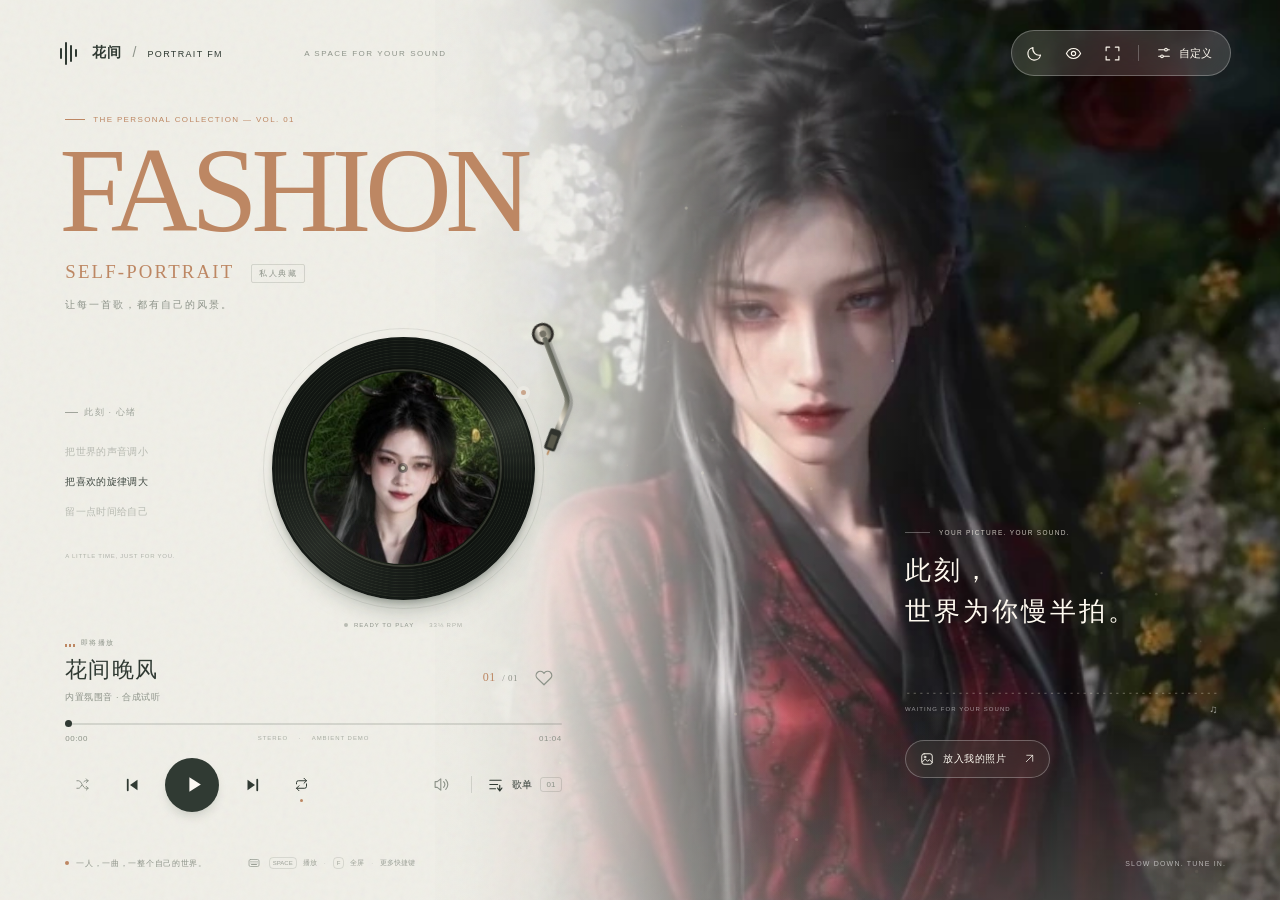
<file: docs/index.html>
<!doctype html>
<html lang="zh-CN">
<head>
  <meta charset="utf-8">
  <meta name="viewport" content="width=device-width,initial-scale=1,viewport-fit=cover">
  <meta name="portrait-fm-release" content="2026.09.18-pages.1">
  <meta name="theme-color" content="#efeee7">
  <meta name="description" content="一张照片，一段只属于你的旋律。可自定义背景、唱片封面和本地歌单的私人音乐空间。">
  <link rel="icon" type="image/svg+xml" href="./assets/favicon.svg">
  <title>花间 · 私人音乐空间</title>
  <link rel="stylesheet" href="./assets/style.css">
</head>
<body>
<svg class="icon-sprite" xmlns="http://www.w3.org/2000/svg" aria-hidden="true">
  <defs>
    <symbol id="i-play" viewBox="0 0 24 24"><path d="m9 5 11 7-11 7Z" fill="currentColor" stroke="none"/></symbol>
    <symbol id="i-pause" viewBox="0 0 24 24"><rect x="6" y="5" width="4" height="14" rx="1.2" fill="currentColor" stroke="none"/><rect x="14" y="5" width="4" height="14" rx="1.2" fill="currentColor" stroke="none"/></symbol>
    <symbol id="i-prev" viewBox="0 0 24 24"><path d="m18 5-10 7 10 7Z" fill="currentColor" stroke="none"/><path d="M5 5v14" stroke-width="2.4"/></symbol>
    <symbol id="i-next" viewBox="0 0 24 24"><path d="m6 5 10 7-10 7Z" fill="currentColor" stroke="none"/><path d="M19 5v14" stroke-width="2.4"/></symbol>
    <symbol id="i-volume" viewBox="0 0 24 24"><path d="M11 4 6 8H3v8h3l5 4Z"/><path d="M15 8a6 6 0 0 1 0 8m3-11a10 10 0 0 1 0 14"/></symbol>
    <symbol id="i-mute" viewBox="0 0 24 24"><path d="M11 4 6 8H3v8h3l5 4Z"/><path d="m16 9 6 6m0-6-6 6"/></symbol>
    <symbol id="i-shuffle" viewBox="0 0 24 24"><path d="M3 6h3c4 0 7 12 11 12h4M3 18h3c1.7 0 3.2-2.2 4.7-5M14 8c1-1.3 2-2 3-2h4m-3-3 3 3-3 3m0 6 3 3-3 3"/></symbol>
    <symbol id="i-repeat" viewBox="0 0 24 24"><path d="m16 2 4 4-4 4M4 11V9a3 3 0 0 1 3-3h13M8 22l-4-4 4-4m12-3v4a3 3 0 0 1-3 3H4"/></symbol>
    <symbol id="i-list" viewBox="0 0 24 24"><path d="M4 6h16M4 12h11M4 18h8m6-5v8m-3-4 3 4 3-4"/></symbol>
    <symbol id="i-plus" viewBox="0 0 24 24"><path d="M12 5v14M5 12h14"/></symbol>
    <symbol id="i-close" viewBox="0 0 24 24"><path d="m6 6 12 12M6 18 18 6"/></symbol>
    <symbol id="i-heart" viewBox="0 0 24 24"><path d="M20.8 4.6a5.5 5.5 0 0 0-7.8 0L12 5.7l-1.1-1.1a5.5 5.5 0 0 0-7.8 7.8L12 21l8.8-8.6a5.5 5.5 0 0 0 0-7.8Z"/></symbol>
    <symbol id="i-image" viewBox="0 0 24 24"><rect x="3" y="3" width="18" height="18" rx="4"/><circle cx="8.5" cy="8.5" r="1.5"/><path d="m4 17 5-5 4 4 3-3 5 5"/></symbol>
    <symbol id="i-full" viewBox="0 0 24 24"><path d="M8 3H3v5m13-5h5v5M3 16v5h5m13-5v5h-5"/></symbol>
    <symbol id="i-exitfull" viewBox="0 0 24 24"><path d="M3 8h5V3m13 5h-5V3M3 16h5v5m13-5h-5v5"/></symbol>
    <symbol id="i-sliders" viewBox="0 0 24 24"><path d="M4 7h9m4 0h3M4 17h3m4 0h9"/><circle cx="15" cy="7" r="2"/><circle cx="9" cy="17" r="2"/></symbol>
    <symbol id="i-moon" viewBox="0 0 24 24"><path d="M20.5 14.2A9 9 0 0 1 9.8 3.5 9 9 0 1 0 20.5 14.2Z"/></symbol>
    <symbol id="i-sun" viewBox="0 0 24 24"><circle cx="12" cy="12" r="4"/><path d="M12 2v2m0 16v2M2 12h2m16 0h2M5 5l1.4 1.4m11.2 11.2L19 19M5 19l1.4-1.4M17.6 6.4 19 5"/></symbol>
    <symbol id="i-eye" viewBox="0 0 24 24"><path d="M2 12s3.5-7 10-7 10 7 10 7-3.5 7-10 7-10-7-10-7Z"/><circle cx="12" cy="12" r="3"/></symbol>
    <symbol id="i-arrow" viewBox="0 0 24 24"><path d="M5 19 19 5M6 5h13v13"/></symbol>
    <symbol id="i-down" viewBox="0 0 24 24"><path d="M12 3v12m-5-5 5 5 5-5M4 16v5h16v-5"/></symbol>
    <symbol id="i-clock" viewBox="0 0 24 24"><circle cx="12" cy="12" r="9"/><path d="M12 6v6l4 2"/></symbol>
    <symbol id="i-keyboard" viewBox="0 0 24 24"><rect x="2" y="5" width="20" height="14" rx="3"/><path d="M6 9h.1M10 9h.1M14 9h.1M18 9h.1M6 12h.1M10 12h.1M14 12h.1M18 12h.1M7 15h10" stroke-width="2"/></symbol>
    <symbol id="i-trash" viewBox="0 0 24 24"><path d="M3 6h18M9 6V3h6v3M5 6l1 15h12l1-15M10 10v7m4-7v7"/></symbol>
    <symbol id="i-check" viewBox="0 0 24 24"><path d="m5 12 4 4L19 6"/></symbol>
    <symbol id="i-lock" viewBox="0 0 24 24"><rect x="5" y="10" width="14" height="11" rx="3"/><path d="M8 10V7a4 4 0 0 1 8 0v3m-4 5v2"/></symbol>
    <symbol id="i-note" viewBox="0 0 24 24"><path d="M9 18V5l11-2v13M9 8l11-2"/><ellipse cx="6" cy="18" rx="3" ry="3"/><ellipse cx="17" cy="16" rx="3" ry="3"/></symbol>
    <symbol id="i-reset" viewBox="0 0 24 24"><path d="M3 10a9 9 0 1 1 2 9M3 4v6h6"/></symbol>
    <symbol id="i-dots" viewBox="0 0 24 24"><circle cx="5" cy="12" r="1.2" fill="currentColor"/><circle cx="12" cy="12" r="1.2" fill="currentColor"/><circle cx="19" cy="12" r="1.2" fill="currentColor"/></symbol>
    <symbol id="i-wave" viewBox="0 0 24 24"><path d="M3 10v4m4-8v12m5-15v18m5-15v12m4-8v4"/></symbol>
    <symbol id="i-text" viewBox="0 0 24 24"><path d="M4 5h16M12 5v15m-4 0h8"/></symbol>
    <symbol id="i-edit" viewBox="0 0 24 24"><path d="m16 3 5 5L8 21H3v-5Zm-2 2 5 5"/></symbol>
  </defs>
</svg>

<main id="stage" class="stage" data-theme="light" aria-label="私人音乐播放器">
  <div class="scene-art" id="sceneArt" aria-hidden="true">
    <img id="backgroundA" class="scene-image is-current" src="./assets/background.webp" alt="" draggable="false">
    <img id="backgroundB" class="scene-image" alt="" draggable="false">
  </div>
  <div class="paper-wash" aria-hidden="true"></div>
  <div class="scene-grain" aria-hidden="true"></div>
  <canvas id="dustCanvas" class="dust-canvas" aria-hidden="true"></canvas>

  <div class="masthead peripheral">
    <a href="#" class="brand" id="brandHome" title="花间 · 私人音乐空间">
      <span class="brand-mark"><span></span><span></span><span></span><span></span></span>
      <span>花间<span class="brand-slash">/</span><span class="brand-en">PORTRAIT FM</span></span>
    </a>
    <span class="edition">A SPACE FOR YOUR SOUND</span>
    <div class="toolbar">
      <button id="timerBadge" class="timer-badge" hidden title="查看睡眠定时"><svg class="icon"><use href="#i-clock"/></svg><span>15:00</span></button>
      <button class="tool-btn" id="themeToggle" title="切换明暗主题" aria-label="切换明暗主题"><svg class="icon"><use href="#i-moon"/></svg></button>
      <button class="tool-btn" id="immersiveBtn" title="沉浸模式 · H" aria-label="进入沉浸模式"><svg class="icon"><use href="#i-eye"/></svg></button>
      <button class="tool-btn" id="fullscreenBtn" title="全屏 · F" aria-label="进入全屏"><svg class="icon"><use href="#i-full"/></svg></button>
      <span class="toolbar-divider"></span>
      <button class="customize-btn" id="customizeBtn"><svg class="icon"><use href="#i-sliders"/></svg><span>自定义</span></button>
    </div>
  </div>

  <section class="player-column" aria-label="唱片与播放控制">
    <header class="editorial-heading">
      <div class="issue-label"><span class="tiny-rule"></span><span id="issueText">THE PERSONAL COLLECTION — VOL. 01</span></div>
      <h1 id="headline" class="headline">FASHION</h1>
      <div class="subheading-row"><p id="subtitle" class="subtitle">SELF-PORTRAIT</p><span class="edition-badge">私人典藏</span></div>
      <p class="tagline" id="tagline">让每一首歌，都有自己的风景。</p>
    </header>

    <div class="record-zone">
      <div class="lyrics-area" id="lyricsArea">
        <button class="lyrics-label" id="lyricsOpen" title="导入歌词"><span class="tiny-rule"></span><span id="lyricLabel">此刻 · 心绪</span></button>
        <div class="lyric-lines" id="lyricLines" aria-label="歌词显示区">
          <span class="lyric-line">把世界的声音调小</span>
          <span class="lyric-line active">把喜欢的旋律调大</span>
          <span class="lyric-line">留一点时间给自己</span>
        </div>
        <span class="lyric-footnote" id="lyricHint">A LITTLE TIME, JUST FOR YOU.</span>
      </div>
      <div class="turntable">
        <div class="vinyl-orbit" aria-hidden="true"></div>
        <button class="vinyl-button" id="vinylButton" aria-label="播放音乐" title="点击唱片播放 / 暂停">
          <span class="vinyl" id="vinyl">
            <span class="vinyl-grooves"></span>
            <img id="coverImage" class="record-cover" src="./assets/cover.webp" alt="唱片封面" draggable="false">
            <span class="vinyl-shine"></span>
            <span class="spindle"></span>
          </span>
          <span class="record-hover"><svg class="icon"><use href="#i-play"/></svg></span>
        </button>
        <svg class="tonearm" viewBox="0 0 100 170" aria-hidden="true">
          <defs><linearGradient id="armMetal" x1="0" y1="0" x2="1" y2="0"><stop stop-color="#797a70"/><stop offset=".35" stop-color="#ebe5d8"/><stop offset=".6" stop-color="#beb8a7"/><stop offset="1" stop-color="#66695e"/></linearGradient></defs>
          <circle cx="77" cy="17" r="13" fill="#302e29"/><circle cx="77" cy="17" r="10" fill="url(#armMetal)"/><circle cx="77" cy="17" r="4" fill="#747266"/>
          <path d="M77 24v69q0 10-7 17l-20 22" fill="none" stroke="#0003" stroke-width="8" stroke-linecap="round" transform="translate(2 3)"/>
          <path d="M77 24v69q0 10-7 17l-20 22" fill="none" stroke="url(#armMetal)" stroke-width="6" stroke-linecap="round"/>
          <g transform="translate(48 133) rotate(41)"><rect x="-7" y="-5" width="14" height="26" rx="3" fill="#30332d"/><rect x="-4" y="2" width="8" height="16" rx="1" fill="#59594b"/><path d="M0 21v6" stroke="#b88a5f" stroke-width="2"/></g>
        </svg>
        <div class="record-caption"><span class="record-status-dot"></span><span id="recordStatus">READY TO PLAY</span><span class="record-rpm">33⅓ RPM</span></div>
      </div>
    </div>

    <div class="playback-panel">
      <div class="track-meta">
        <div class="track-text"><div class="now-label"><span class="equalizer-mini" aria-hidden="true"><i></i><i></i><i></i></span><span id="nowLabel">即将播放</span></div><h2 id="trackTitle">花间晚风</h2><p id="trackArtist">内置氛围音 · 合成试听</p></div>
        <div class="track-actions"><span id="trackIndex" class="track-index">01 <b>/ 01</b></span><button id="likeBtn" class="icon-btn like-btn" title="喜欢这首歌" aria-label="喜欢这首歌" aria-pressed="false"><svg class="icon"><use href="#i-heart"/></svg></button></div>
      </div>
      <div class="seek-wrap"><input type="range" id="seek" class="seek" min="0" max="1000" value="0" step="1" aria-label="播放进度"><div class="time-row"><span id="currentTime">00:00</span><span class="quality-label" id="qualityLabel">STEREO <span>·</span> LOCAL AUDIO</span><span id="duration">01:04</span></div></div>
      <div class="transport-row">
        <div class="transport-main">
          <button id="shuffleBtn" class="icon-btn mode-btn" aria-label="随机播放" aria-pressed="false" title="随机播放"><svg class="icon"><use href="#i-shuffle"/></svg></button>
          <button id="prevBtn" class="icon-btn skip-btn" aria-label="上一首" title="上一首 · P"><svg class="icon"><use href="#i-prev"/></svg></button>
          <button id="playBtn" class="play-btn" aria-label="播放" title="播放 / 暂停 · 空格"><svg class="icon"><use href="#i-play"/></svg></button>
          <button id="nextBtn" class="icon-btn skip-btn" aria-label="下一首" title="下一首 · N"><svg class="icon"><use href="#i-next"/></svg></button>
          <button id="repeatBtn" class="icon-btn mode-btn is-active" aria-label="列表循环" title="列表循环"><svg class="icon"><use href="#i-repeat"/></svg><span class="repeat-one" hidden>1</span></button>
        </div>
        <div class="transport-extra">
          <div class="volume-wrap"><button id="muteBtn" class="icon-btn" aria-label="静音" title="静音 · M"><svg class="icon"><use href="#i-volume"/></svg></button><div class="volume-popover"><input type="range" id="volume" min="0" max="100" value="65" aria-label="音量"><span id="volumeValue">65%</span></div></div>
          <span class="controls-divider"></span>
          <button id="playlistBtn" class="playlist-btn" title="打开歌单 · L"><svg class="icon"><use href="#i-list"/></svg><span>歌单</span><span id="playlistCount" class="playlist-count">01</span></button>
        </div>
      </div>
    </div>
  </section>

  <section class="art-caption" aria-label="画面装饰与频谱">
    <div class="art-overline"><span></span> YOUR PICTURE. YOUR SOUND.</div>
    <p class="art-quote">此刻，<br>世界为你慢半拍。</p>
    <div class="spectrum-box" id="spectrumBox"><canvas id="spectrumCanvas" aria-label="随音乐变化的频谱"></canvas><div class="spectrum-caption"><span id="spectrumStatus">WAITING FOR YOUR SOUND</span><span>♫</span></div></div>
    <button id="photoQuickBtn" class="photo-quick-btn peripheral"><svg class="icon"><use href="#i-image"/></svg><span>放入我的照片</span><svg class="icon arrow"><use href="#i-arrow"/></svg></button>
  </section>

  <footer class="stage-footer peripheral"><span class="footer-note"><span class="live-dot"></span><span id="footerText">一人，一曲，一整个自己的世界。</span></span><button id="helpBtn" class="shortcut-hint" title="查看快捷键"><svg class="icon"><use href="#i-keyboard"/></svg><kbd>SPACE</kbd><span>播放</span><span class="footer-dot">·</span><kbd>F</kbd><span>全屏</span><span class="footer-dot">·</span><span>更多快捷键</span></button><span class="footer-right">SLOW DOWN. TUNE IN.</span></footer>
  <button id="exitImmersive" class="exit-immersive" hidden title="退出沉浸模式 · H"><svg class="icon"><use href="#i-eye"/></svg><span>退出沉浸</span></button>
</main>

<div id="drawerBackdrop" class="drawer-backdrop" hidden></div>
<aside id="drawer" class="drawer" role="dialog" aria-modal="true" aria-labelledby="drawerTitle" hidden>
  <div class="drawer-head"><div><p class="eyebrow">MAKE IT PERSONAL</p><h2 id="drawerTitle">我的音乐空间</h2></div><button id="closeDrawer" class="icon-btn" aria-label="关闭面板" title="关闭 · Esc"><svg class="icon"><use href="#i-close"/></svg></button></div>
  <div class="drawer-tabs" role="tablist" aria-label="设置类别">
    <button id="tabMusic" class="drawer-tab is-active" role="tab" aria-selected="true" aria-controls="panelMusic" data-tab="music"><svg class="icon"><use href="#i-note"/></svg>歌单</button>
    <button id="tabLook" class="drawer-tab" role="tab" aria-selected="false" aria-controls="panelLook" tabindex="-1" data-tab="look"><svg class="icon"><use href="#i-image"/></svg>外观</button>
    <button id="tabMore" class="drawer-tab" role="tab" aria-selected="false" aria-controls="panelMore" tabindex="-1" data-tab="more"><svg class="icon"><use href="#i-dots"/></svg>更多</button>
  </div>
  <div class="drawer-content">
    <section id="panelMusic" class="tab-panel" role="tabpanel" aria-labelledby="tabMusic">
      <div class="section-intro"><h3>你的私人歌单</h3><p>把喜欢的歌放进来，让它成为此刻的配乐。</p></div>
      <button id="addTracksBtn" class="primary-btn"><svg class="icon"><use href="#i-plus"/></svg><span>添加本地歌曲</span></button>
      <p class="field-hint center">支持多选，也可以把音乐文件直接拖进页面。</p>
      <div class="list-heading"><span id="libraryCount">共 1 首</span><button id="favoriteFilter" class="text-btn" aria-pressed="false">只看喜欢</button></div>
      <div id="trackList" class="track-list"></div>
      <div id="emptyFavorites" class="empty-state" hidden><svg class="icon"><use href="#i-heart"/></svg><p>还没有喜欢的歌曲</p><span>点一下播放器旁的爱心，就能在这里找到它。</span></div>
      <div class="storage-note"><svg class="icon"><use href="#i-lock"/></svg><div><strong id="storageStatus">仅在你的设备中使用</strong><p id="storageDetail">图片与音乐不会上传到服务器。正在检查本地保存…</p></div></div>
    </section>

    <section id="panelLook" class="tab-panel" role="tabpanel" aria-labelledby="tabLook" hidden>
      <div class="section-intro"><h3>喜欢的画面，放大一点</h3><p>背景与唱片封面可以不同，也可以用同一张。</p></div>
      <button id="uploadBothBtn" class="primary-btn"><svg class="icon"><use href="#i-image"/></svg>一张照片，同时替换两处</button>
      <div class="image-upload-grid">
        <button id="uploadBgBtn" class="image-upload-tile"><img id="bgThumb" alt="当前背景"><span><svg class="icon"><use href="#i-plus"/></svg>更换背景</span></button>
        <button id="uploadCoverBtn" class="image-upload-tile cover-tile"><img id="coverThumb" alt="当前唱片封面"><span><svg class="icon"><use href="#i-plus"/></svg>更换唱片</span></button>
      </div>
      <div class="image-edit-row">
        <button id="recropBgBtn" class="mini-action-btn"><svg class="icon"><use href="#i-image"/></svg>重新取景背景</button>
        <button id="recropCoverBtn" class="mini-action-btn"><svg class="icon"><use href="#i-image"/></svg>重新取景唱片</button>
      </div>
      <p class="field-hint">JPG、PNG、WebP 等常见图片；建议使用高清原图。</p>
      <div class="setting-section"><div class="section-label">选择氛围<span>THE PALETTE</span></div><div class="theme-options" role="group" aria-label="主题">
        <button class="theme-option is-selected" data-theme="light" aria-pressed="true"><span class="theme-dot light-dot"></span>奶油白<svg class="icon"><use href="#i-check"/></svg></button>
        <button class="theme-option" data-theme="dark" aria-pressed="false"><span class="theme-dot dark-dot"></span>墨夜<svg class="icon"><use href="#i-check"/></svg></button>
        <button class="theme-option" data-theme="warm" aria-pressed="false"><span class="theme-dot warm-dot"></span>暖雾<svg class="icon"><use href="#i-check"/></svg></button>
      </div></div>
      <div class="setting-section"><div class="section-label">调整画面<span>COMPOSITION</span></div>
        <label class="slider-field"><span>背景左右<output id="bgXOut">50%</output></span><input id="bgX" type="range" min="0" max="100" value="50" data-setting="bgX"></label>
        <label class="slider-field"><span>背景上下<output id="bgYOut">50%</output></span><input id="bgY" type="range" min="0" max="100" value="50" data-setting="bgY"></label>
        <label class="slider-field"><span>背景缩放<output id="bgZoomOut">100%</output></span><input id="bgZoom" type="range" min="100" max="160" value="100" data-setting="bgZoom"></label>
        <label class="slider-field"><span>画面亮度<output id="brightnessOut">100%</output></span><input id="brightness" type="range" min="45" max="130" value="100" data-setting="brightness"></label>
        <label class="slider-field"><span>背景虚化<output id="blurOut">0</output></span><input id="blur" type="range" min="0" max="14" value="0" step=".5" data-setting="blur"></label>
        <details class="cover-position"><summary>调整唱片内的照片位置</summary><label class="slider-field"><span>封面左右<output id="coverXOut">50%</output></span><input id="coverX" type="range" min="0" max="100" value="50" data-setting="coverX"></label><label class="slider-field"><span>封面上下<output id="coverYOut">50%</output></span><input id="coverY" type="range" min="0" max="100" value="50" data-setting="coverY"></label></details>
      </div>
      <div class="setting-section"><div class="section-label">给空间起个名字<span>YOUR TITLE</span></div><label class="text-field">大标题<input id="titleInput" type="text" maxlength="20" value="FASHION" placeholder="FASHION"></label><label class="text-field">副标题<input id="subtitleInput" type="text" maxlength="48" value="SELF-PORTRAIT" placeholder="SELF-PORTRAIT"></label><label class="text-field">留一句话<input id="taglineInput" type="text" maxlength="56" value="让每一首歌，都有自己的风景。"></label></div>
      <button id="resetLookBtn" class="secondary-btn full-width"><svg class="icon"><use href="#i-reset"/></svg>恢复初始外观</button>
    </section>

    <section id="panelMore" class="tab-panel" role="tabpanel" aria-labelledby="tabMore" hidden>
      <div class="setting-section first"><div class="section-label">让音乐多一点细节<span>EXPERIENCE</span></div>
        <label class="switch-row"><span><strong>旋律频谱</strong><small>随真实音乐变化，暂停时也安静下来。</small></span><input id="spectrumToggle" type="checkbox" checked role="switch"><span class="switch-ui"></span></label>
        <label class="switch-row"><span><strong>画面缓动与微光</strong><small>轻微的画面呼吸感，以及漂浮的光点。</small></span><input id="motionToggle" type="checkbox" checked role="switch"><span class="switch-ui"></span></label>
        <label class="switch-row"><span><strong>唱片旁的文字</strong><small>导入歌词后，会跟随播放进度切换。</small></span><input id="lyricsToggle" type="checkbox" checked role="switch"><span class="switch-ui"></span></label>
        <label class="select-row"><span>播放速度</span><select id="playbackRate"><option value="0.75">0.75 倍</option><option value="1" selected>正常速度</option><option value="1.25">1.25 倍</option><option value="1.5">1.5 倍</option><option value="2">2 倍</option></select></label>
      </div>
      <div class="setting-section"><div class="section-label">歌词<span>WORDS & MELODY</span></div><p class="field-hint" id="lrcTrackName">为「花间晚风」添加歌词</p><div class="button-pair"><button id="importLrcBtn" class="secondary-btn"><svg class="icon"><use href="#i-text"/></svg>导入 LRC 歌词</button><button id="editLrcBtn" class="secondary-btn"><svg class="icon"><use href="#i-edit"/></svg>粘贴歌词</button></div><div id="lrcEditorWrap" hidden><label class="text-field lrc-field">歌词内容<textarea id="lrcEditor" rows="7" placeholder="[00:00.00] 第一行歌词&#10;[00:05.50] 下一行歌词&#10;&#10;也支持不带时间的纯文本。"></textarea></label><div class="button-pair"><button id="saveLrcBtn" class="primary-btn compact">保存歌词</button><button id="clearLrcBtn" class="secondary-btn">清除歌词</button></div></div><p class="field-hint">带时间的歌词会自动同步；纯文字会静态显示。</p></div>
      <div class="setting-section"><div class="section-label">睡眠定时<span>GOOD NIGHT</span></div><p class="field-hint">到时会缓缓降低音量，再暂停播放。</p><div class="timer-options" role="group" aria-label="睡眠定时"><button data-minutes="15">15 分钟</button><button data-minutes="30">30 分钟</button><button data-minutes="60">60 分钟</button><button data-minutes="0">关闭</button></div><p id="timerInfo" class="timer-info">尚未开启定时</p></div>
      <div class="setting-section"><div class="section-label">留住此刻<span>KEEP THE MOMENT</span></div><button id="exportPosterBtn" class="secondary-btn full-width"><svg class="icon"><use href="#i-down"/></svg>保存当前画面的 16:9 海报</button><p class="field-hint">将照片、唱片和歌名合成一张高清图片。</p></div>
      <div class="setting-section"><div class="section-label">操作快捷键<span>KEYBOARD</span></div><div class="shortcut-grid"><span>播放 / 暂停</span><kbd>Space</kbd><span>快退 / 快进 5 秒</span><kbd>← / →</kbd><span>音量加减</span><kbd>↑ / ↓</kbd><span>上一首 / 下一首</span><kbd>P / N</kbd><span>静音</span><kbd>M</kbd><span>打开歌单 / 外观</span><kbd>L / E</kbd><span>全屏 / 沉浸模式</span><kbd>F / H</kbd><span>关闭面板</span><kbd>Esc</kbd></div></div>
      <div class="about-note">PORTRAIT FM / 花间<br><span>无需登录。照片与音乐留在你的设备里。</span></div>
    </section>
  </div>
  <div class="drawer-now"><img id="miniCover" alt="唱片封面"><div><span>NOW SELECTED</span><strong id="miniTitle">花间晚风</strong></div><button id="miniPlayBtn" class="icon-btn" aria-label="播放 / 暂停"><svg class="icon"><use href="#i-play"/></svg></button></div>
</aside>

<div id="cropperModal" class="cropper-modal" hidden>
  <div class="cropper-dialog" role="dialog" aria-modal="true" aria-labelledby="cropperTitle">
    <section class="cropper-preview">
      <div class="cropper-topbar">
        <div>
          <div id="cropperTitle" class="cropper-title">调整照片显示区域</div>
          <div class="cropper-subtitle">拖动调整位置，滚轮或双指缩放；也可以使用右侧滑块。</div>
        </div>
        <div id="cropperTabs" class="cropper-tabs">
          <button id="cropperTabBackground" type="button" class="cropper-tab">背景取景</button>
          <button id="cropperTabCover" type="button" class="cropper-tab">唱片取景</button>
        </div>
      </div>
      <div class="cropper-stage">
        <div id="cropperFrame" class="cropper-frame" data-shape="rect" tabindex="0" aria-label="照片取景区，可拖动照片，使用滚轮、双指或滑块缩放">
          <img id="cropperImage" class="cropper-image" alt="照片预览">
          <span class="cropper-grid"></span>
        </div>
      </div>
      <div id="cropperTip" class="cropper-tip">背景建议保留人物主体和环境氛围；唱片封面适合突出头像或半身。</div>
    </section>
    <aside class="cropper-panel">
      <div class="cropper-card">
        <h3 id="cropperPanelTitle">背景取景</h3>
        <p id="cropperPanelText">先选出照片中要保留的范围。网页背景会铺满右侧区域；不同屏幕比例会影响边缘显示，可在外观面板微调。</p>
        <div class="cropper-range">
          <label for="cropperZoom"><span>缩放</span><output id="cropperZoomOut">100%</output></label>
          <input id="cropperZoom" type="range" min="100" max="280" value="100">
        </div>
      </div>
      <div class="cropper-card">
        <div class="cropper-action-row"><h3>快捷操作</h3><button id="cropperResetCurrent" type="button" class="ghost">重置当前视图</button></div>
        <p>可分别调整背景和唱片封面。上传同一张照片时，两个区域可以裁成不同效果。</p>
      </div>
      <div class="cropper-actions">
        <button id="cropperSave" type="button" class="primary">保存并应用</button>
        <button id="cropperCancel" type="button" class="secondary">取消</button>
      </div>
    </aside>
  </div>
</div>
<div id="dropOverlay" class="drop-overlay" hidden><div><span class="drop-disc"><svg class="icon"><use href="#i-plus"/></svg></span><h2>把喜欢的，放进来。</h2><p>图片替换背景与唱片 · 音乐加入歌单 · LRC 加入当前歌曲</p></div></div>
<div id="toast" class="toast" role="status" aria-live="polite" hidden><svg class="icon"><use href="#i-check"/></svg><span id="toastText"></span><button id="toastAction" hidden></button></div>
<input id="imageInput" type="file" accept="image/jpeg,image/png,image/webp,image/avif,image/gif,image/bmp" hidden>
<input id="audioInput" type="file" accept="audio/*,.mp3,.wav,.m4a,.aac,.ogg,.flac,.webm,.opus" multiple hidden>
<input id="lrcInput" type="file" accept=".lrc,.txt,text/plain" hidden>
<audio id="audio" preload="metadata" src="./assets/ambient-demo.mp3"></audio>
<noscript><div class="noscript">请开启浏览器的 JavaScript，才能使用播放器和自定义功能。</div></noscript>
<script src="./assets/app.js" defer></script>
</body>
</html>
</file>
<file: docs/assets/style.css>
/* PORTRAIT FM — Self-hosted assets; no third-party fonts, frameworks, or remote dependencies. */
:root{--paper:240,239,232;--ink:#303a33;--muted:#8d9389;--accent:#bd8763;--line:rgba(51,63,52,.15);--button:#303a33;--button-ink:#faf8f2;--panel:#fbfaf6;--panel-ink:#353d36;--panel-muted:#8b9289;--panel-line:#e8e7e0;--radius:24px;font-family:"Inter","Helvetica Neue","PingFang SC","Microsoft YaHei",Arial,sans-serif;color-scheme:light}

*{box-sizing:border-box}
html,body{margin:0;width:100%;min-height:100%;overscroll-behavior:none}
body{background:#171e19;color:var(--ink);-webkit-font-smoothing:antialiased}
button,input,select,textarea{font:inherit}
button{color:inherit;cursor:pointer;touch-action:manipulation;-webkit-tap-highlight-color:transparent}
button,a,input,textarea,select{-webkit-tap-highlight-color:transparent}
button{border:0;background:none}
button:disabled{opacity:.45;cursor:wait}
button:focus-visible,a:focus-visible,input:focus-visible,select:focus-visible,summary:focus-visible,textarea:focus-visible{outline:2px solid #bf8a65;outline-offset:5px}
button svg{pointer-events:none}
a{color:inherit;text-decoration:none}
input[type=range]{cursor:pointer;accent-color:var(--accent)}
[hidden]{display:none!important}
.icon-sprite{position:absolute;width:0;height:0;overflow:hidden}
.icon{width:20px;height:20px;fill:none;stroke:currentColor;stroke-width:1.6;stroke-linecap:round;stroke-linejoin:round;flex-shrink:0;display:block}
.stage{width:100%;height:100svh;min-height:680px;position:relative;isolation:isolate;overflow:hidden;background:rgb(var(--paper));--bg-x:50%;--bg-y:50%;--bg-scale:1.04;--brightness:1;--blur:0px;--cover-x:50%;--cover-y:50%;--parallax-x:0px;--parallax-y:0px;transition:background .7s,color .7s}
.stage[data-theme=dark]{--paper:23,31,27;--ink:#e9ebe2;--muted:#99a399;--accent:#d5af8b;--line:rgba(216,225,213,.19);--button:#e5e5d9;--button-ink:#283329}
.stage[data-theme=warm]{--paper:244,229,211;--ink:#5b4134;--muted:#a4937f;--accent:#b56f4b;--line:rgba(102,65,46,.18);--button:#674837;--button-ink:#fff8ee}
.scene-art{position:absolute;inset:0 0 0 34%;z-index:-5;overflow:hidden}
.scene-image{position:absolute;width:100%;height:100%;inset:0;object-fit:cover;object-position:var(--bg-x) var(--bg-y);opacity:0;transform:scale(var(--bg-scale));filter:brightness(var(--brightness)) blur(var(--blur));transition:opacity 1.1s,filter .4s,object-position .35s,transform 1.2s}
.scene-image.is-current{opacity:1}
.stage.motion-on .scene-image{transform:translate(var(--parallax-x),var(--parallax-y)) scale(var(--bg-scale));animation:breathe 26s ease-in-out infinite alternate}
.paper-wash{position:absolute;inset:0;z-index:-4;background:linear-gradient(90deg,rgba(var(--paper),1) 0%,rgba(var(--paper),1) 28%,rgba(var(--paper),.98) 36%,rgba(var(--paper),.92) 42%,rgba(var(--paper),.66) 49%,rgba(var(--paper),.15) 61%,rgba(var(--paper),0) 74%),linear-gradient(0deg,rgba(var(--paper),.22),rgba(var(--paper),0) 23%);pointer-events:none}
.stage[data-theme=dark] .paper-wash{background:linear-gradient(90deg,rgba(var(--paper),1) 0%,rgba(var(--paper),1) 29%,rgba(var(--paper),.98) 37%,rgba(var(--paper),.84) 44%,rgba(var(--paper),.45) 52%,rgba(var(--paper),.08) 67%),linear-gradient(0deg,rgba(var(--paper),.68),rgba(var(--paper),0) 28%)}
.scene-grain{position:absolute;inset:0;z-index:-2;pointer-events:none;opacity:.18;background-image:url("data:image/svg+xml,%3Csvg viewBox='0 0 160 160' xmlns='http://www.w3.org/2000/svg'%3E%3Cfilter id='n'%3E%3CfeTurbulence type='fractalNoise' baseFrequency='.87' numOctaves='3' stitchTiles='stitch'/%3E%3C/filter%3E%3Crect width='100%25' height='100%25' opacity='.26' filter='url(%23n)'/%3E%3C/svg%3E");mix-blend-mode:multiply}
.stage[data-theme=dark] .scene-grain{opacity:.2;mix-blend-mode:soft-light}
.dust-canvas{position:absolute;inset:0;width:100%;height:100%;z-index:-1;pointer-events:none;opacity:.8}
.masthead{position:absolute;top:33px;left:4.7%;right:3.8%;height:40px;display:flex;align-items:center;gap:30px;z-index:5}
.brand{display:inline-flex;align-items:center;gap:11px;font-size:14px;font-weight:600;letter-spacing:.08em;flex-shrink:0}
.brand-slash{font-weight:300;margin:0 10px;color:var(--muted)}
.brand-en{font-size:9px;letter-spacing:.15em;font-weight:500}
.brand-mark{width:21px;height:24px;display:flex;align-items:center;gap:3px}
.brand-mark span{display:block;width:2px;background:currentColor;border-radius:4px;height:11px}
.brand-mark span:nth-child(2){height:23px}
.brand-mark span:nth-child(3){height:17px}
.brand-mark span:nth-child(4){height:8px}
.edition{font-size:8px;letter-spacing:.19em;color:var(--muted);margin-left:4vw}
.toolbar{margin-left:auto;display:flex;align-items:center;gap:5px;padding:5px;background:rgba(250,248,240,.14);border:1px solid rgba(255,255,255,.27);border-radius:99px;backdrop-filter:blur(18px);color:#fffaf0;box-shadow:0 3px 22px #18251908}
.tool-btn{width:34px;height:34px;display:grid;place-items:center;border-radius:50%;transition:background .2s,transform .2s}
.tool-btn .icon{width:17px;height:17px}
.tool-btn:hover{background:#ffffff25;transform:translateY(-1px)}
.toolbar-divider{width:1px;height:16px;background:#ffffff40;margin:0 4px}
.customize-btn{display:flex;align-items:center;gap:7px;font-size:11px;padding:8px 13px 8px 8px;border-radius:99px}
.customize-btn .icon{width:16px;height:16px}
.customize-btn:hover{background:#ffffff20}
.timer-badge{display:flex;align-items:center;gap:5px;font-size:11px;margin:0 4px;color:#faf1df;font-variant-numeric:tabular-nums}
.timer-badge .icon{width:14px;height:14px}
.player-column{position:absolute;left:5.1%;top:14.3%;width:min(38.8vw,570px);display:flex;flex-direction:column;gap:clamp(16px,2.8vh,30px);z-index:2}
.editorial-heading{position:relative}
.issue-label{display:flex;align-items:center;gap:8px;font-size:8px;letter-spacing:.17em;color:var(--accent);margin-bottom:11px}
.tiny-rule{width:20px;height:1px;background:currentColor;flex-shrink:0}
.headline{font-family:Georgia,"Times New Roman","Songti SC","Noto Serif CJK SC",SimSun,serif;font-weight:400;font-size:clamp(76px,8.5vw,135px);letter-spacing:-.055em;line-height:.93;margin:0 0 14px -6px;color:var(--accent);white-space:nowrap;text-shadow:0 1px 0 #fff1}
.subheading-row{display:flex;align-items:center;gap:17px}
.subtitle{font-family:Georgia,"Times New Roman","Songti SC",SimSun,serif;font-size:clamp(15px,1.47vw,23px);letter-spacing:.115em;margin:0;color:var(--accent);overflow-wrap:anywhere}
.edition-badge{border:1px solid var(--line);border-radius:2px;color:var(--muted);font-size:8px;letter-spacing:.18em;white-space:nowrap;padding:3px 7px;margin-top:2px}
.tagline{margin:13px 0 0;font-size:10px;letter-spacing:.2em;color:var(--muted);line-height:1.7;max-width:100%;overflow-wrap:anywhere}
.record-zone{width:100%;display:flex;align-items:center;justify-content:space-between;gap:15px;min-width:0;padding-right:27px;margin-top:0}
.lyrics-area{width:31%;flex-shrink:0;padding:17px 0 0 0;position:relative}
.lyrics-label{padding:0;display:flex;align-items:center;gap:6px;font-size:8px;letter-spacing:.14em;color:var(--muted);opacity:.8;white-space:nowrap}
.lyrics-label .tiny-rule{width:13px}
.lyrics-label:hover{color:var(--accent);opacity:1}
.lyric-lines{margin:17px 0 17px;display:flex;flex-direction:column;gap:13px;min-height:91px;justify-content:center}
.lyric-line{font-size:9px;line-height:1.7;letter-spacing:.035em;color:var(--muted);opacity:.57;transition:opacity .5s,color .5s,transform .5s;overflow-wrap:anywhere;display:block;max-height:3.5em;overflow:hidden;padding:0;text-align:left}
.lyric-line.active{color:var(--ink);opacity:.91;font-weight:500;transform:translateX(0)}
button.lyric-line:hover{color:var(--accent);opacity:1}
.lyric-footnote{font-size:6px;line-height:1.6;letter-spacing:.12em;color:var(--muted);opacity:.65;white-space:nowrap}
.turntable{position:relative;flex-shrink:0;width:clamp(205px,30.3vh,316px);height:clamp(205px,30.3vh,316px);margin:6px 0 20px 0;isolation:isolate}
.vinyl-orbit{position:absolute;inset:-9px;border-radius:50%;border:1px solid var(--line);opacity:.65}
.vinyl-orbit:after{content:"";position:absolute;top:22%;right:6%;width:5px;height:5px;background:var(--accent);border-radius:50%;box-shadow:0 0 0 4px rgba(var(--paper),.95)}
.vinyl-button{padding:0;border-radius:50%;width:100%;height:100%;display:block;position:relative;box-shadow:0 20px 26px -14px #12271b58,0 3px 5px #18271a30;transition:box-shadow .4s}
.vinyl-button:hover{box-shadow:0 23px 36px -12px #14231a70}
.vinyl{width:100%;height:100%;border-radius:50%;position:relative;display:block;background:#101511;overflow:hidden;border:2px solid #151a16;animation:rotate-record 26s linear infinite;animation-play-state:paused;will-change:transform}
.vinyl-grooves{position:absolute;inset:0;border-radius:50%;background:repeating-radial-gradient(circle at center,#111512 0px,#111512 1px,#272c2711 1.7px,#3e443755 2.3px,#0e1310 3px)}
.record-cover{position:absolute;width:75%;height:75%;left:12.5%;top:12.5%;border-radius:50%;object-fit:cover;object-position:var(--cover-x) var(--cover-y);box-shadow:0 0 0 2px #34372e,0 0 0 4px #0d100c;border:1px solid #131a10;user-select:none}
.vinyl-shine{position:absolute;inset:0;border-radius:50%;background:conic-gradient(from 35deg,transparent 0deg,#e4f0d520 33deg,transparent 64deg,transparent 128deg,#e4f0d519 193deg,transparent 245deg,transparent 360deg);mix-blend-mode:screen;pointer-events:none}
.spindle{position:absolute;width:6px;height:6px;left:calc(50% - 3px);top:calc(50% - 3px);background:#cecbbb;border:1px solid #635f50;border-radius:50%;box-shadow:0 0 0 2px #11161255,0 1px 3px #0006}
.record-hover{position:absolute;inset:0;display:grid;place-items:center;border-radius:50%;background:#16261b40;opacity:0;transition:opacity .25s;color:#fff}
.record-hover .icon{width:48px;height:48px;padding:12px;background:#fcfbf024;border:1px solid #ffffff55;border-radius:50%;backdrop-filter:blur(3px)}
.vinyl-button:hover .record-hover,.vinyl-button:focus-visible .record-hover{opacity:1}
.tonearm{position:absolute;width:84px;height:144px;right:-27px;top:-18px;z-index:4;transform-origin:77% 10%;transform:rotate(-21deg);transition:transform 1.3s cubic-bezier(.34,0,.3,1);pointer-events:none;filter:drop-shadow(3px 3px 2px #0001)}
.is-playing .tonearm{transform:rotate(2deg)}
.is-playing .vinyl{animation-play-state:running}
.record-caption{position:absolute;left:0;right:0;bottom:-30px;display:flex;justify-content:center;align-items:center;gap:6px;font-size:6px;letter-spacing:.17em;color:var(--muted);white-space:nowrap}
.record-status-dot{width:4px;height:4px;border-radius:50%;background:var(--muted);opacity:.55}
.is-playing .record-status-dot{background:var(--accent);opacity:1;box-shadow:0 0 5px #cfaa8055}
.record-rpm{margin-left:9px;opacity:.65}
.playback-panel{margin-top:6px;width:100%}
.track-meta{display:flex;align-items:center;justify-content:space-between;gap:18px;margin-bottom:16px}
.track-text{min-width:0}
.now-label{display:flex;align-items:center;gap:6px;font-size:7px;letter-spacing:.16em;color:var(--muted);margin-bottom:7px}
.equalizer-mini{height:8px;display:flex;gap:2px;align-items:flex-end}
.equalizer-mini i{width:2px;display:block;height:3px;background:var(--accent);transform-origin:bottom}
.is-playing .equalizer-mini i{animation:mini-bars 1s ease-in-out infinite alternate}
.is-playing .equalizer-mini i:nth-child(2){animation-delay:-.45s}
.is-playing .equalizer-mini i:nth-child(3){animation-delay:-.7s}
.track-text h2{font-size:22px;line-height:1.4;letter-spacing:.055em;font-weight:500;margin:0;white-space:nowrap;text-overflow:ellipsis;overflow:hidden;max-width:31vw}
.track-text p{font-size:9px;color:var(--muted);margin:5px 0 0;letter-spacing:.06em;overflow:hidden;text-overflow:ellipsis;white-space:nowrap;max-width:29vw}
.track-actions{display:flex;align-items:center;gap:9px;margin-top:14px;flex-shrink:0}
.track-index{font-family:Georgia,serif;font-size:12px;font-weight:400;letter-spacing:.04em;color:var(--accent);white-space:nowrap}
.track-index b{font-size:9px;font-weight:400;color:var(--muted);margin-left:3px}
.icon-btn{width:35px;height:35px;display:inline-flex;justify-content:center;align-items:center;border-radius:50%;padding:7px;position:relative;transition:background .2s,color .2s,transform .2s;color:var(--muted);flex-shrink:0}
.icon-btn:hover{background:var(--line);color:var(--ink);transform:translateY(-1px)}
.icon-btn .icon{width:18px;height:18px}
.like-btn{color:var(--muted)}
.like-btn.liked{color:#b96e66}
.like-btn.liked svg{fill:#b96e66;stroke:#b96e66;animation:heart-pop .32s}
.seek-wrap{width:100%}
.seek{display:block;-webkit-appearance:none;appearance:none;border:0;width:100%;height:16px;outline:none;margin:0;background:transparent;--progress:0%;padding:0}
.seek::-webkit-slider-runnable-track{height:2px;border-radius:2px;background:linear-gradient(to right,var(--ink) var(--progress),var(--line) var(--progress))}
.seek::-moz-range-track{height:2px;border-radius:2px;background:linear-gradient(to right,var(--ink) var(--progress),var(--line) var(--progress))}
.seek::-webkit-slider-thumb{-webkit-appearance:none;width:7px;height:7px;margin-top:-2.5px;background:var(--ink);border-radius:50%;border:0;transition:box-shadow .2s}
.seek::-moz-range-thumb{width:7px;height:7px;background:var(--ink);border-radius:50%;border:0}
.seek:hover::-webkit-slider-thumb{box-shadow:0 0 0 4px var(--line)}
.time-row{display:flex;align-items:center;justify-content:space-between;font-size:8px;font-variant-numeric:tabular-nums;color:var(--muted);letter-spacing:.07em;margin-top:2px}
.quality-label{font-size:6px;letter-spacing:.16em;opacity:.7}
.quality-label span{padding:0 8px}
.transport-row{display:flex;align-items:center;justify-content:space-between;margin-top:15px;gap:10px}
.transport-main{display:flex;align-items:center;gap:15px}
.mode-btn .icon{width:15px;height:15px}
.mode-btn.is-active{color:var(--ink)}
.mode-btn.is-active:after{content:"";position:absolute;bottom:0;left:calc(50% - 1.5px);width:3px;height:3px;background:var(--accent);border-radius:50%}
.repeat-one{font-size:7px;position:absolute;top:13px;left:16px;background:rgb(var(--paper));line-height:8px;font-weight:600}
.skip-btn{color:var(--ink)}
.play-btn{width:54px;height:54px;border-radius:50%;display:grid;place-items:center;color:var(--button-ink);background:var(--button);box-shadow:0 6px 12px -4px #10201435;transition:transform .23s,box-shadow .23s,background .3s}
.play-btn:hover{transform:scale(1.07);box-shadow:0 8px 22px -6px #10201455}
.play-btn:active{transform:scale(.96)}
.play-btn .icon{width:25px;height:25px}
.transport-extra{display:flex;align-items:center;gap:7px}
.volume-wrap{position:relative}
.volume-wrap>.icon-btn .icon{width:17px;height:17px}
.volume-popover{display:flex;align-items:center;gap:9px;position:absolute;left:50%;bottom:calc(100% + 12px);transform:translateX(-50%) translateY(6px);padding:14px 16px;background:rgb(var(--paper));border:1px solid var(--line);border-radius:12px;box-shadow:0 8px 30px #0002;opacity:0;visibility:hidden;transition:opacity .2s,transform .2s;z-index:10}
.volume-popover:after{content:"";position:absolute;top:100%;height:17px;left:0;right:0}
.volume-wrap:hover .volume-popover,.volume-wrap:focus-within .volume-popover,.volume-wrap.is-open .volume-popover{opacity:1;visibility:visible;transform:translateX(-50%) translateY(0)}
.volume-popover input{width:90px;height:12px;margin:0}
.volume-popover span{font-size:9px;min-width:26px;color:var(--muted)}
.controls-divider{width:1px;height:17px;background:var(--line);margin:0 5px}
.playlist-btn{display:flex;align-items:center;gap:8px;padding:9px 0 9px 3px;font-size:10px;white-space:nowrap;color:var(--ink)}
.playlist-btn .icon{width:17px;height:17px}
.playlist-btn:hover{color:var(--accent)}
.playlist-count{font-size:8px;color:var(--muted);border:1px solid var(--line);padding:2px 5px;border-radius:3px;min-width:22px;text-align:center}
.art-caption{position:absolute;right:4.8%;bottom:13.6%;width:24.5%;z-index:1;color:#fffaf0;text-shadow:0 1px 10px #0003}
.art-overline{font-size:6.5px;letter-spacing:.2em;display:flex;gap:9px;align-items:center;margin-bottom:15px;opacity:.75}
.art-overline span{width:25px;height:1px;background:#fff6}
.art-quote{font-family:"Songti SC","Noto Serif CJK SC",SimSun,Georgia,serif;font-size:clamp(22px,2vw,31px);line-height:1.6;letter-spacing:.12em;font-weight:300;margin:0 0 24px}
.spectrum-box{width:100%;height:58px;margin-bottom:25px;opacity:.9}
.spectrum-box canvas{width:100%;height:37px;display:block}
.spectrum-caption{display:flex;justify-content:space-between;align-items:center;font-size:6px;letter-spacing:.18em;color:#fff9;padding:9px 0 0}
.spectrum-caption span:last-child{font-size:11px}
.photo-quick-btn{height:38px;display:flex;align-items:center;gap:9px;border-radius:99px;border:1px solid #ffffff47;background:#eef1d80d;backdrop-filter:blur(15px);font-size:10px;letter-spacing:.06em;color:#fffcf3;padding:0 14px;transition:background .2s,transform .2s}
.photo-quick-btn>.icon{width:14px;height:14px}
.photo-quick-btn .arrow{width:11px;height:11px;margin-left:8px}
.photo-quick-btn:hover{background:#f4f0df25;transform:translateY(-2px)}
.stage-footer{position:absolute;bottom:26px;left:5.1%;right:4.2%;display:flex;align-items:center;gap:25px;z-index:4;font-size:7px;letter-spacing:.1em}
.footer-note{display:flex;align-items:center;gap:7px;color:var(--muted);font-size:8px;white-space:nowrap}
.live-dot{height:4px;width:4px;background:var(--accent);border-radius:50%}
.shortcut-hint{display:flex;align-items:center;gap:6px;padding:5px 0;color:var(--muted);font-size:7px;margin-left:16px;opacity:.85;white-space:nowrap}
.shortcut-hint .icon{width:12px;height:12px;margin-right:3px}
.shortcut-hint:hover{color:var(--ink);opacity:1}
kbd{font-family:inherit;font-size:9px;font-weight:400;padding:3px 6px;border:1px solid var(--panel-line);border-radius:4px;background:#f2f1ea;color:#757d72;white-space:nowrap}
.shortcut-hint kbd{border:1px solid var(--line);color:var(--muted);background:transparent;font-size:6px;line-height:1;padding:2px 3px}
.footer-dot{opacity:.4;margin:0 1px}
.footer-right{margin-left:auto;font-size:7px;letter-spacing:.17em;color:#fff9}
.peripheral{transition:opacity .4s,transform .4s}
.stage.immersive .peripheral{opacity:0;pointer-events:none}
.stage.immersive .transport-row{opacity:0;transition:opacity .4s}
.stage.immersive .player-column:hover .transport-row,.stage.immersive .player-column:focus-within .transport-row{opacity:1}
.exit-immersive{position:absolute;right:4%;top:34px;display:flex;align-items:center;gap:8px;padding:10px 15px;border:1px solid #fff3;border-radius:30px;color:#fff9;background:#0001;backdrop-filter:blur(10px);font-size:10px;opacity:.3;z-index:10}
.exit-immersive:hover,.exit-immersive:focus-visible{opacity:1}
.exit-immersive .icon{width:16px;height:16px}
.drawer-backdrop{position:fixed;inset:0;background:rgba(15,24,18,.22);backdrop-filter:blur(3px);z-index:29;animation:fade-in .23s}
.drawer{position:fixed;right:16px;top:16px;bottom:16px;width:394px;max-width:calc(100vw - 32px);border:1px solid #fff9;border-radius:25px;background:var(--panel);box-shadow:0 25px 90px #14241840;color:var(--panel-ink);z-index:30;display:flex;flex-direction:column;overflow:hidden;animation:drawer-in .3s cubic-bezier(.16,1,.3,1)}
.drawer-head{padding:26px 24px 21px;display:flex;align-items:center;justify-content:space-between}
.eyebrow{font-size:8px;letter-spacing:.19em;color:var(--accent);margin:0 0 8px}
.drawer-head h2{font-size:21px;letter-spacing:.03em;font-weight:500;margin:0}
.drawer-head .icon-btn{color:#90978c;background:#eeeee6}
.drawer-tabs{margin:0 22px 0;display:flex;gap:3px;padding:4px;background:#edeee7;border:1px solid #e8e9df;border-radius:12px;flex-shrink:0}
.drawer-tab{display:flex;gap:7px;align-items:center;justify-content:center;font-size:11px;padding:9px;flex:1;border-radius:8px;color:#929789;transition:background .2s,color .2s,box-shadow .2s}
.drawer-tab .icon{width:15px;height:15px}
.drawer-tab.is-active{background:#fcfbf6;color:#444e40;box-shadow:0 2px 6px #3043270a}
.drawer-content{padding:0 24px 28px;overflow-y:auto;flex:1;min-height:0;scrollbar-width:thin;scrollbar-color:#d0d3c7 transparent;overscroll-behavior:contain}
.section-intro{margin:25px 0 18px}
.section-intro h3{font-size:15px;font-weight:500;margin:0 0 9px;letter-spacing:.01em}
.section-intro p{font-size:10px;line-height:1.7;color:var(--panel-muted);margin:0}
.primary-btn{display:flex;align-items:center;justify-content:center;gap:8px;width:100%;background:#3d4b3d;color:#fffdf5;border:1px solid #3d4b3d;padding:13px 15px;border-radius:11px;font-size:11px;letter-spacing:.02em;transition:background .2s,transform .2s}
.primary-btn .icon{width:16px;height:16px}
.primary-btn:hover{background:#52644c;transform:translateY(-1px)}
.primary-btn.compact{padding:10px 12px}
.secondary-btn{display:flex;align-items:center;justify-content:center;gap:7px;background:#f6f5ef;border:1px solid #e3e5da;color:#67715f;border-radius:9px;font-size:10px;padding:11px 10px;transition:background .2s,border-color .2s}
.secondary-btn:hover{background:#ecefe4;border-color:#cbd2be}
.secondary-btn .icon{width:15px;height:15px}
.full-width{width:100%}
.field-hint{font-size:9px;color:var(--panel-muted);line-height:1.9;margin:10px 0 0}
.center{text-align:center}
.list-heading{display:flex;justify-content:space-between;align-items:center;margin:27px 0 9px;font-size:9px;color:#9ca38f}
.text-btn{font-size:9px;color:#9ca38f;padding:4px 0}
.text-btn:hover,.text-btn.is-active{color:#9b704f}
.track-list{display:flex;flex-direction:column;gap:4px}
.track-row{display:flex;align-items:center;gap:0;padding:8px 5px;border-radius:12px;border:1px solid transparent;transition:background .2s}
.track-row:hover{background:#f0f2e9}
.track-row.is-current{background:#edf0e5;border-color:#dfe5d4}
.track-row .track-select{display:flex;align-items:center;gap:10px;flex:1;min-width:0;text-align:left;padding:4px 3px}
.track-number{font-size:9px;min-width:21px;text-align:center;color:#adb49e;font-variant-numeric:tabular-nums}
.track-row.is-current .track-number{color:#8b9b6b}
.track-cover-small{width:36px;height:36px;object-fit:cover;border-radius:7px;flex-shrink:0;background:#e8eadf}
.track-row-text{min-width:0;flex:1}
.track-row-text strong{display:block;font-size:11px;font-weight:500;white-space:nowrap;text-overflow:ellipsis;overflow:hidden;color:#505b46;line-height:1.6}
.track-row-text span{font-size:8px;color:#9aa28a;display:block;overflow:hidden;white-space:nowrap;text-overflow:ellipsis;margin-top:3px}
.track-row .track-length{font-size:8px;color:#a6ae94;margin:0 6px;white-space:nowrap}
.track-remove{width:27px;height:27px;padding:6px;border-radius:7px;color:#aeb69f;opacity:0;flex-shrink:0}
.track-row:hover .track-remove,.track-row:focus-within .track-remove{opacity:1}
.track-remove:hover{background:#e9dbd2;color:#ac7660}
.track-remove .icon{width:13px;height:13px}
.track-local-badge{font-size:6px;border:1px solid #d7dfc7;border-radius:3px;padding:2px 4px;color:#a0aa8f;margin-left:3px}
.storage-note{display:flex;gap:9px;border-top:1px solid var(--panel-line);margin:28px 0 0;padding-top:20px}
.storage-note>.icon{width:13px;height:13px;color:#9aa48d;margin-top:2px}
.storage-note strong{font-size:9px;font-weight:500;color:#818d73;line-height:1.6}
.storage-note p{font-size:8px;color:#a3aa9b;line-height:1.8;margin:5px 0}
.storage-note.warn strong{color:#ad8460}
.empty-state{text-align:center;padding:35px 12px;color:#9ba58d}
.empty-state>.icon{margin:auto;width:26px;height:26px}
.empty-state p{font-size:12px}
.empty-state>span{font-size:9px;line-height:1.8}
.image-upload-grid{display:grid;grid-template-columns:1fr 1fr;gap:12px;margin-top:14px}
.image-edit-row{display:grid;grid-template-columns:1fr 1fr;gap:10px;margin-top:10px}
.mini-action-btn{height:36px;border:1px solid #e0e5d5;border-radius:10px;background:#f6f8ef;color:#78876a;font-size:10px;display:flex;align-items:center;justify-content:center;gap:6px;padding:0 10px}
.mini-action-btn:hover{background:#eef3e4;border-color:#c7d4b6;color:#627651}
.mini-action-btn:disabled{opacity:.5}
.image-upload-tile{padding:0;border:1px solid #e2e5d8;border-radius:11px;overflow:hidden;position:relative;height:112px;background:#e8ebdf}
.image-upload-tile img{width:100%;height:100%;object-fit:cover;transition:transform .3s}
.image-upload-tile>span{position:absolute;bottom:0;left:0;right:0;display:flex;align-items:center;justify-content:center;gap:5px;padding:10px;background:linear-gradient(0deg,#192819c7,#19281900);font-size:9px;color:#fffceb}
.image-upload-tile>span .icon{width:12px;height:12px}
.image-upload-tile:hover img{transform:scale(1.05)}
.cover-tile{background:#e5e9d9}
.cover-tile img{width:82px;height:82px;border-radius:50%;margin:8px auto;box-shadow:0 0 0 6px #263023;display:block}
.cover-tile>span{background:linear-gradient(0deg,#1b271ac9,#1b271a00)}
.setting-section{border-top:1px solid var(--panel-line);padding-top:20px;margin-top:23px}
.setting-section.first{border-top:0;padding-top:24px;margin-top:0}
.section-label{display:flex;justify-content:space-between;align-items:center;font-size:11px;letter-spacing:.03em;margin-bottom:15px;color:#536149}
.section-label>span{font-size:6px;color:#a9b09d;letter-spacing:.13em}
.theme-options{display:flex;gap:7px}
.theme-option{display:flex;align-items:center;justify-content:center;gap:5px;flex:1;padding:9px 4px;border:1px solid #e2e5d8;border-radius:9px;background:#f7f7f0;color:#8f9982;font-size:9px}
.theme-dot{width:12px;height:12px;border-radius:50%;border:1px solid #0001;flex-shrink:0}
.light-dot{background:#eeeede}
.dark-dot{background:#29382c}
.warm-dot{background:#ddbaa0}
.theme-option>.icon{width:10px;height:10px;visibility:hidden}
.theme-option.is-selected{border-color:#bfcbaa;background:#edf2e4;color:#5d7146}
.theme-option.is-selected>.icon{visibility:visible}
.slider-field{display:block;margin:15px 0 0}
.slider-field>span{display:flex;justify-content:space-between;font-size:10px;color:#7c896e;margin-bottom:9px}
.slider-field output{font-size:8px;color:#a2ac97;font-variant-numeric:tabular-nums}
.slider-field input[type=range]{display:block;width:100%;height:13px;margin:0;accent-color:#82916e;-webkit-appearance:none;appearance:none;background:transparent}
.slider-field input::-webkit-slider-runnable-track{height:3px;background:#e5e9db;border-radius:2px}
.slider-field input::-webkit-slider-thumb{-webkit-appearance:none;width:12px;height:12px;border-radius:50%;background:#84936f;margin-top:-4.5px;border:2px solid #fbfaf6;box-shadow:0 1px 3px #51613130}
.slider-field input::-moz-range-track{height:3px;background:#e5e9db;border-radius:2px}
.slider-field input::-moz-range-thumb{width:9px;height:9px;border-radius:50%;background:#84936f;border:2px solid #fbfaf6}
.cover-position{margin-top:14px}
.cover-position>summary{font-size:9px;color:#98a28a;cursor:pointer}
.text-field{display:block;font-size:9px;color:#8b977d;margin:14px 0}
.text-field input,.text-field textarea{display:block;width:100%;border:1px solid #e0e5d5;border-radius:8px;background:#f6f7ee;color:#57694a;font-size:11px;line-height:1.6;letter-spacing:.02em;padding:10px 12px;margin-top:8px;resize:vertical;min-width:0}
.text-field input:focus,.text-field textarea:focus{background:#fcfdf6;border-color:#afbfa0}
.text-field textarea{font-family:inherit;font-size:10px;line-height:1.9}
.switch-row{display:flex;align-items:center;justify-content:space-between;gap:10px;margin:18px 0;position:relative;cursor:pointer}
.switch-row>span:first-child{flex:1}
.switch-row strong{font-size:11px;font-weight:400;color:#6a795a;display:block}
.switch-row small{display:block;color:#a3ad96;font-size:8px;line-height:1.7;margin-top:5px}
.switch-row input{position:absolute;right:0;opacity:0;width:34px;height:20px;margin:0;cursor:pointer}
.switch-ui{width:32px;height:19px;border-radius:99px;display:block;background:#dce1d1;position:relative;transition:background .2s;flex-shrink:0;pointer-events:none}
.switch-ui:after{content:"";height:13px;width:13px;position:absolute;left:3px;top:3px;background:#fcfcf5;border-radius:50%;box-shadow:0 1px 2px #4d5f3615;transition:transform .2s}
.switch-row input:checked+.switch-ui{background:#7d9465}
.switch-row input:checked+.switch-ui:after{transform:translateX(13px)}
.switch-row input:focus-visible+.switch-ui{outline:2px solid #bf8a65;outline-offset:4px}
.select-row{display:flex;align-items:center;justify-content:space-between;gap:15px;font-size:10px;color:#78876a;margin-top:20px}
.select-row select{font-size:9px;padding:7px 10px;border:1px solid #dfe6d4;background:#f5f7ed;color:#81916f;border-radius:8px;max-width:180px;cursor:pointer}
.button-pair{display:flex;gap:8px;margin-top:12px}
.button-pair>button{flex:1}
.timer-options{display:flex;gap:7px;margin-top:12px}
.timer-options button{flex:1;border:1px solid #e0e6d5;background:#f5f7ec;border-radius:7px;font-size:9px;color:#8d9b7b;white-space:nowrap;padding:9px 3px}
.timer-options button:hover,.timer-options button.is-active{border-color:#adbfa0;background:#e8efdd;color:#6d8656}
.timer-info{font-size:9px;color:#99aa88;margin:10px 0 0;font-variant-numeric:tabular-nums}
.shortcut-grid{display:grid;grid-template-columns:1fr auto;align-items:center;gap:10px;font-size:10px;color:#8e9b80}
.shortcut-grid kbd{font-size:8px;text-align:center;background:#f2f5e9;border-color:#dce3ce;color:#91a17f}
.about-note{margin-top:26px;border-top:1px solid var(--panel-line);padding-top:20px;text-align:center;font-size:8px;letter-spacing:.1em;color:#a6b19a;line-height:2.2}
.about-note span{font-size:8px;letter-spacing:.02em}
.drawer-now{display:flex;align-items:center;gap:11px;padding:15px 23px;background:#f1f3e9;border-top:1px solid #e3e8d8;flex-shrink:0}
.drawer-now>img{width:36px;height:36px;border-radius:50%;object-fit:cover;border:3px solid #394c2f}
.drawer-now>div{min-width:0;flex:1}
.drawer-now>div>span{font-size:6px;letter-spacing:.14em;color:#a1ad92;display:block;margin-bottom:5px}
.drawer-now strong{font-size:11px;font-weight:500;color:#687d54;display:block;white-space:nowrap;text-overflow:ellipsis;overflow:hidden}
.drawer-now .icon-btn{color:#667e50;background:#e4ead9}
.drop-overlay{position:fixed;inset:16px;background:#eaf0e8ec;backdrop-filter:blur(15px);z-index:60;border:2px dashed #96a987;border-radius:24px;display:grid;place-items:center;color:#4f6545;pointer-events:none}
.drop-overlay>div{text-align:center;padding:25px}
.drop-disc{height:110px;width:110px;margin:auto;border-radius:50%;background:repeating-radial-gradient(circle at center,#334830 0,#334830 1px,#3c5235 2px,#2c402b 3px);display:grid;place-items:center;box-shadow:0 20px 35px -17px #38503277}
.drop-disc .icon{height:45px;width:45px;padding:13px;color:#d6ddce;border-radius:50%;background:#8b9b8233}
.drop-overlay h2{font-size:29px;letter-spacing:.1em;font-weight:400;margin-top:36px}
.drop-overlay p{font-size:11px;line-height:1.9;color:#89987f}
.toast{position:fixed;bottom:30px;left:50%;transform:translateX(-50%);z-index:80;display:flex;align-items:center;gap:9px;max-width:calc(100vw - 32px);width:max-content;padding:13px 19px;border:1px solid #ffffff4d;border-radius:99px;background:#29372deb;backdrop-filter:blur(18px);color:#f0f3e8;font-size:11px;line-height:1.6;box-shadow:0 8px 40px #1b291933;animation:toast-in .3s}
.toast>.icon{width:15px;height:15px;color:#c1d6a9}
.toast button{color:#d4dfb2;border-left:1px solid #fff3;padding:0 0 0 9px;font-size:10px;white-space:nowrap}
.noscript{position:fixed;inset:auto 20px 20px;z-index:100;color:white;background:#273528;padding:20px;text-align:center}
.motion-off .vinyl{animation-duration:26s}
.lyrics-off .lyrics-area{visibility:hidden}
.no-spectrum .spectrum-box{visibility:hidden}
.is-loading .play-btn{opacity:.6}
.is-loading .record-caption{opacity:.5}

@keyframes rotate-record{to{transform:rotate(360deg)}
}
@keyframes breathe{0%{transform:translate(var(--parallax-x),var(--parallax-y)) scale(var(--bg-scale))}
100%{transform:translate(var(--parallax-x),var(--parallax-y)) scale(calc(var(--bg-scale) + .022))}
}
@keyframes mini-bars{0%{height:3px}
30%{height:8px}
70%{height:4px}
100%{height:7px}
}
@keyframes heart-pop{0%,100%{transform:scale(1)}
50%{transform:scale(1.25)}
}
@keyframes fade-in{from{opacity:0}
to{opacity:1}
}
@keyframes drawer-in{from{opacity:0;transform:translateX(24px)}
to{opacity:1;transform:translateX(0)}
}
@keyframes toast-in{from{opacity:0;transform:translate(-50%,10px)}
to{opacity:1;transform:translate(-50%,0)}
}

@media(min-width:1700px){.player-column{left:6%;width:590px;top:15%}
.masthead,.stage-footer{left:6%}
.record-zone{justify-content:flex-start;gap:30px;padding-right:0}
.lyrics-area{width:160px}
.turntable{width:330px;height:330px}
.track-text h2{font-size:25px}
.track-text p{font-size:10px}
.lyric-line{font-size:10px}
.art-caption{width:25%;right:5.5%;bottom:14%}
.art-quote{font-size:34px}
.transport-main{gap:21px}
.transport-row{margin-top:20px}
}

@media(max-height:790px) and (min-width:901px){.stage{min-height:610px}
.masthead{top:23px}
.player-column{top:13%;gap:15px}
.headline{margin-bottom:9px}
.issue-label{margin-bottom:9px;font-size:7px}
.tagline{margin-top:8px}
.turntable{width:clamp(191px,29.4vh,240px);height:clamp(191px,29.4vh,240px);margin-bottom:17px}
.record-zone{padding-right:32px;justify-content:flex-start;gap:25px}
.lyrics-area{width:29%}
.record-caption{bottom:-23px}
.playback-panel{margin-top:2px}
.track-meta{margin-bottom:9px}
.track-text h2{font-size:19px}
.now-label{margin-bottom:4px}
.track-text p{margin-top:3px}
.transport-row{margin-top:9px}
.play-btn{width:47px;height:47px}
.transport-main{gap:13px}
.stage-footer{bottom:17px}
.art-caption{bottom:13%}
.art-quote{margin-bottom:17px}
.spectrum-box{margin-bottom:18px}
.tonearm{width:73px;height:125px;right:-25px}
}

@media(max-width:1200px) and (min-width:901px){.edition{display:none}
.player-column{width:42%;left:4.6%}
.masthead{left:4.6%;right:3.5%}
.stage-footer{left:4.6%;right:3.5%;gap:10px}
.transport-main{gap:10px}
.transport-extra{gap:4px}
.controls-divider{margin:0 1px}
.playlist-btn{gap:5px}
.lyric-line{font-size:8px}
.lyric-footnote{font-size:5.5px}
.turntable{max-width:24vw;max-height:24vw}
.record-zone{padding-right:20px}
.shortcut-hint{margin-left:6px}
.footer-right{font-size:6px}
.photo-quick-btn{font-size:9px}
.art-caption{right:4%;width:24%}
}

@media(max-width:900px){.stage{min-height:820px;height:100svh}
.scene-art{inset:0 0 0 18%;opacity:.9}
.paper-wash{background:linear-gradient(90deg,rgba(var(--paper),1) 0%,rgba(var(--paper),.98) 20%,rgba(var(--paper),.88) 40%,rgba(var(--paper),.62) 55%,rgba(var(--paper),.12) 79%),linear-gradient(0deg,rgba(var(--paper),.55),rgba(var(--paper),0) 70%)}
.stage[data-theme=dark] .paper-wash{background:linear-gradient(90deg,rgba(var(--paper),1) 0%,rgba(var(--paper),.96) 20%,rgba(var(--paper),.87) 40%,rgba(var(--paper),.58) 58%,rgba(var(--paper),.16) 84%),linear-gradient(0deg,rgba(var(--paper),.82),rgba(var(--paper),0) 72%)}
.masthead{left:5%;right:4%;top:24px}
.edition{display:none}
.brand-en{font-size:8px}
.toolbar{gap:1px}
.tool-btn{width:30px;height:30px}
.toolbar-divider{margin:0 2px}
.customize-btn{font-size:10px;padding-right:9px}
.player-column{width:54%;left:6%;top:15%;gap:28px}
.headline{font-size:100px}
.record-zone{padding-right:0;gap:18px;justify-content:center}
.lyrics-area{display:none}
.turntable{width:265px;height:265px}
.playback-panel{margin-top:7px}
.track-text h2{max-width:42vw;font-size:24px}
.track-text p{max-width:41vw}
.transport-main{gap:12px}
.transport-extra{gap:2px}
.playlist-count{display:none}
.playlist-btn{gap:5px}
.art-caption{right:4%;bottom:16%;width:25%}
.art-quote{font-size:20px}
.art-overline{font-size:5px;letter-spacing:.08em}
.photo-quick-btn{font-size:9px;padding:0 10px;gap:6px}
.photo-quick-btn .arrow{display:none}
.spectrum-box{margin-bottom:20px}
.footer-note{font-size:7px}
.footer-right{display:none}
.stage-footer{left:6%;right:4%;justify-content:space-between;gap:10px;bottom:25px}
.shortcut-hint{font-size:6px;margin:0}
.quality-label{font-size:5px}
}

@media(max-width:600px){.stage{min-height:800px;height:100svh;max-height:1100px}
.scene-art{inset:0;height:60%;opacity:1}
.scene-image{object-position:var(--bg-x) var(--bg-y)}
.paper-wash{background:linear-gradient(0deg,rgba(var(--paper),1) 0%,rgba(var(--paper),1) 36%,rgba(var(--paper),.97) 44%,rgba(var(--paper),.55) 63%,rgba(var(--paper),.13) 83%,rgba(var(--paper),.12) 100%),linear-gradient(90deg,rgba(var(--paper),.5),rgba(var(--paper),.02) 80%)}
.stage[data-theme=dark] .paper-wash{background:linear-gradient(0deg,rgba(var(--paper),1) 0%,rgba(var(--paper),1) 36%,rgba(var(--paper),.96) 44%,rgba(var(--paper),.56) 63%,rgba(var(--paper),.12) 87%),linear-gradient(90deg,rgba(var(--paper),.62),rgba(var(--paper),.04) 80%)}
.masthead{top:21px;left:6%;right:5%;gap:10px}
.brand{font-size:12px;color:#f7f7e9;text-shadow:0 1px 10px #0006;gap:8px}
.brand-en{font-size:6px;letter-spacing:.08em}
.brand-slash{margin:0 5px}
.brand-mark{width:16px;height:20px;gap:2px}
.brand-mark span{width:2px}
.brand-mark span:nth-child(2){height:19px}
.toolbar{padding:3px}
.toolbar .tool-btn{width:29px;height:29px}
.toolbar .tool-btn .icon{width:15px;height:15px}
.toolbar-divider,.toolbar #immersiveBtn{display:none}
.customize-btn{padding:7px 7px;gap:0}
.customize-btn>span{display:none}
.timer-badge{font-size:8px;margin:0 1px;gap:3px}
.timer-badge>.icon{display:none}
.player-column{width:86%;left:7%;top:25.8%;gap:22px}
.issue-label{font-size:6px;letter-spacing:.1em;margin-bottom:9px}
.headline{font-size:79px;margin-left:-3px;margin-bottom:10px;line-height:1}
.subheading-row{gap:11px}
.subtitle{font-size:17px}
.edition-badge{font-size:7px;padding:2px 5px}
.tagline{font-size:9px;margin-top:10px;letter-spacing:.12em}
.record-zone{justify-content:center;margin-top:0;gap:17px;padding-right:11px}
.turntable{width:clamp(198px,26vh,242px);height:clamp(198px,26vh,242px);margin:1px 0 17px 0}
.tonearm{height:124px;width:72px;right:-23px;top:-15px}
.record-caption{bottom:-23px;font-size:5px}
.vinyl-orbit{inset:-7px}
.playback-panel{margin-top:3px}
.track-meta{margin-bottom:10px;gap:12px}
.track-text h2{font-size:22px;max-width:64vw}
.track-text p{font-size:9px;max-width:63vw}
.now-label{font-size:6px;margin-bottom:4px}
.track-actions{gap:1px;margin-top:12px}
.track-index{font-size:11px}
.track-index b{font-size:8px}
.time-row{font-size:8px}
.quality-label{font-size:5px}
.transport-row{margin-top:12px;gap:6px}
.transport-main{gap:clamp(7px,3vw,14px)}
.play-btn{width:52px;height:52px}
.transport-extra{gap:1px}
.controls-divider{margin:0 2px}
.playlist-btn{font-size:10px;gap:5px;padding:8px 0}
.volume-wrap>.icon-btn{width:28px}
.mode-btn{width:27px;padding:5px}
.skip-btn{width:28px;padding:5px}
.mode-btn .icon{width:14px;height:14px}
.repeat-one{top:13px;left:12px}
.art-caption{top:12%;right:7%;bottom:auto;width:45%;height:auto;display:flex;flex-direction:column;align-items:flex-end}
.art-overline{font-size:5px;letter-spacing:.08em;margin:0 0 9px}
.art-overline span{width:12px}
.art-quote{font-size:17px;text-align:right;line-height:1.7;letter-spacing:.1em;margin:0 0 12px}
.spectrum-box{display:none}
.photo-quick-btn{height:29px;font-size:8px;padding:0 10px;gap:6px;background:#f4f1dc18}
.photo-quick-btn>.icon{width:11px;height:11px}
.stage-footer{left:7%;right:7%;bottom:18px;justify-content:center}
.footer-note{font-size:7px;letter-spacing:.13em}
.shortcut-hint{display:none}
.drawer{top:10px;right:10px;bottom:10px;width:394px;max-width:calc(100vw - 20px);border-radius:21px}
.drawer-head{padding:24px 22px 20px}
.drawer-content{padding-left:22px;padding-right:22px}
.drawer-tabs{margin-left:20px;margin-right:20px}
.toast{font-size:10px;bottom:20px;border-radius:15px;padding:12px 16px}
.exit-immersive{top:23px;font-size:9px}
.drop-overlay p{font-size:10px}
.drop-overlay h2{font-size:23px}
.track-remove{opacity:.7}
}

@media(max-width:600px) and (max-height:850px){.stage{min-height:800px}
.player-column{top:24%;gap:17px}
.turntable{width:210px;height:210px}
.tagline{margin-top:8px}
.track-text h2{font-size:20px}
.headline{line-height:.95}
.transport-row{margin-top:10px}
.now-label{display:none}
}

@media(prefers-reduced-motion:reduce){*,*:before,*:after{scroll-behavior:auto!important}
.stage .scene-image,.vinyl,.equalizer-mini i{animation:none!important}
.tonearm{transition:none}
.dust-canvas{display:none}
.scene-image{transition:opacity .2s,filter .2s!important}
.peripheral,.drawer,.toast{animation:none;transition:none}
}

/* Reserve a clean band for the footer; the player never sits on top of it. */
@media(min-width:901px) and (min-height:791px) and (max-width:1699px){.player-column{top:12.8%;gap:clamp(16px,2vh,22px)}
.turntable{width:clamp(205px,29.2vh,304px);height:clamp(205px,29.2vh,304px)}
.playback-panel{margin-top:0}
.track-meta{margin-bottom:12px}
}

.stage-footer{pointer-events:none}
.shortcut-hint{pointer-events:auto}

.stage{color:var(--ink)}

@media(min-width:901px) and (max-height:700px){.stage{min-height:700px}
}

@media(min-width:1201px){.lyric-line{font-size:10px}
.lyrics-label{font-size:9px}
}


.cropper-modal{position:fixed;inset:0;z-index:60;display:grid;place-items:center;padding:24px;background:rgba(11,15,13,.62);backdrop-filter:blur(18px)}

.cropper-dialog{width:min(960px,100%);max-height:min(92svh,900px);display:grid;grid-template-columns:minmax(0,1fr) 320px;gap:18px;padding:18px;border-radius:28px;background:rgba(252,250,244,.94);color:#223026;box-shadow:0 24px 90px rgba(0,0,0,.28);border:1px solid rgba(255,255,255,.55);overflow:hidden}
.stage[data-theme=dark]~.cropper-modal .cropper-dialog,.stage[data-theme=warm]~.cropper-modal .cropper-dialog{color:#223026}

.cropper-preview{background:linear-gradient(180deg,#f6f2e8,#ece5d8);border-radius:24px;padding:16px;display:flex;flex-direction:column;gap:14px;min-width:0}

.cropper-topbar{display:flex;align-items:center;justify-content:space-between;gap:12px}
.cropper-title{font-size:20px;font-weight:700;letter-spacing:.02em}
.cropper-subtitle{font-size:12px;color:#6a756d;line-height:1.65}
.cropper-tabs{display:flex;gap:8px;flex-wrap:wrap}
.cropper-tab{height:38px;padding:0 16px;border-radius:999px;background:#ffffffa6;border:1px solid rgba(37,55,42,.12);font-size:13px;color:#5a665d;transition:all .2s}
.cropper-tab.is-active{background:#213326;color:#f8f2e9;border-color:#213326;box-shadow:0 8px 22px rgba(33,51,38,.15)}

.cropper-stage{position:relative;display:grid;place-items:center;min-height:420px;padding:10px;border-radius:22px;background:radial-gradient(circle at 20% 20%,rgba(255,255,255,.55),transparent 34%),linear-gradient(135deg,#e8e2d5,#d9d3c7)}

.cropper-frame{position:relative;width:min(100%,680px);aspect-ratio:16/9;border-radius:28px;overflow:hidden;background:rgba(255,255,255,.82);box-shadow:0 22px 50px rgba(0,0,0,.14);touch-action:none;cursor:grab;user-select:none}
.cropper-frame.is-dragging{cursor:grabbing}
.cropper-frame[data-shape="circle"]{width:min(100%,420px);aspect-ratio:1/1;border-radius:50%}

.cropper-grid,.cropper-grid:before,.cropper-grid:after{position:absolute;inset:0;pointer-events:none;content:""}
.cropper-grid{border:1px solid rgba(255,255,255,.72);box-shadow:inset 0 0 0 1px rgba(27,43,34,.08)}
.cropper-grid:before{background:linear-gradient(90deg,transparent 33.3%,rgba(255,255,255,.35) 33.3%,rgba(255,255,255,.35) 34%,transparent 34%,transparent 66.6%,rgba(255,255,255,.35) 66.6%,rgba(255,255,255,.35) 67.3%,transparent 67.3%),linear-gradient(0deg,transparent 33.3%,rgba(255,255,255,.35) 33.3%,rgba(255,255,255,.35) 34%,transparent 34%,transparent 66.6%,rgba(255,255,255,.35) 66.6%,rgba(255,255,255,.35) 67.3%,transparent 67.3%)}
.cropper-grid:after{box-shadow:inset 0 0 0 999px rgba(0,0,0,.03)}

.cropper-image{position:absolute;left:50%;top:50%;max-width:none;max-height:none;pointer-events:none;will-change:transform,width,height}
.cropper-tip{font-size:12px;color:#6a756d;line-height:1.7;padding:0 2px}
.cropper-panel{display:flex;flex-direction:column;gap:15px;padding:4px 2px 4px 0}
.cropper-card{border:1px solid rgba(37,55,42,.08);background:rgba(255,255,255,.75);border-radius:20px;padding:16px}
.cropper-card h3{margin:0 0 8px;font-size:14px}
.cropper-card p{margin:0;font-size:12px;color:#6a756d;line-height:1.7}

.cropper-range{display:grid;gap:8px;margin-top:10px}
.cropper-range label,.cropper-action-row{display:flex;align-items:center;justify-content:space-between;gap:12px;font-size:13px}
.cropper-range input[type=range]{width:100%}
.cropper-range output{font-variant-numeric:tabular-nums;color:#8a6043}
.cropper-actions{display:flex;flex-direction:column;gap:10px;margin-top:auto}
.cropper-actions button{height:44px;border-radius:14px;font-size:14px;border:1px solid rgba(37,55,42,.12);background:#fff}
.cropper-actions .primary{background:#213326;color:#f8f2e9;border-color:#213326}
.cropper-actions .secondary{background:rgba(255,255,255,.82)}
.cropper-actions .ghost{background:transparent}

body.modal-open{overflow:hidden}

@media (max-width:900px){.cropper-dialog{grid-template-columns:1fr;max-height:94svh}
.cropper-panel{padding:0}
.cropper-stage{min-height:300px}
.cropper-frame{width:min(100%,560px)}
.cropper-frame[data-shape="circle"]{width:min(88vw,360px)}
}



/* Deployment release: corrected crop preview scale, gestures, and small-screen overflow. */
.cropper-dialog{max-height:calc(100dvh - 40px);overflow:auto;overscroll-behavior:contain}

.cropper-topbar{flex-wrap:wrap}
.cropper-topbar>div:first-child{flex:1 1 220px}

.cropper-stage{min-height:340px}
.cropper-frame{flex-shrink:0}
.cropper-frame[data-shape="circle"]{width:min(100%,340px)}

.cropper-card button{font-size:11px;padding:7px 5px;white-space:nowrap}

.cropper-grid{border-radius:inherit}
.cropper-image{-webkit-user-drag:none}

.cropper-actions button{min-height:44px}
.cropper-dialog button:focus-visible{outline-offset:2px}

@media(max-width:900px){.cropper-modal{padding:12px}
.cropper-dialog{max-height:calc(100dvh - 24px);gap:12px;padding:12px;border-radius:22px}
.cropper-preview{padding:12px;gap:10px}
.cropper-stage{min-height:0;padding:12px}
.cropper-frame[data-shape="circle"]{width:min(100%,280px)}
.cropper-panel{gap:10px}
.cropper-title{font-size:18px}
.cropper-subtitle,.cropper-tip{font-size:11px}
.cropper-card{padding:12px}
.cropper-actions{display:grid;grid-template-columns:1fr 1fr;position:sticky;bottom:0;padding:8px 0;background:#fbfaf6f2}
.cropper-tabs{gap:6px}
.cropper-tab{font-size:12px;height:34px;padding:0 12px}
}
</file>
